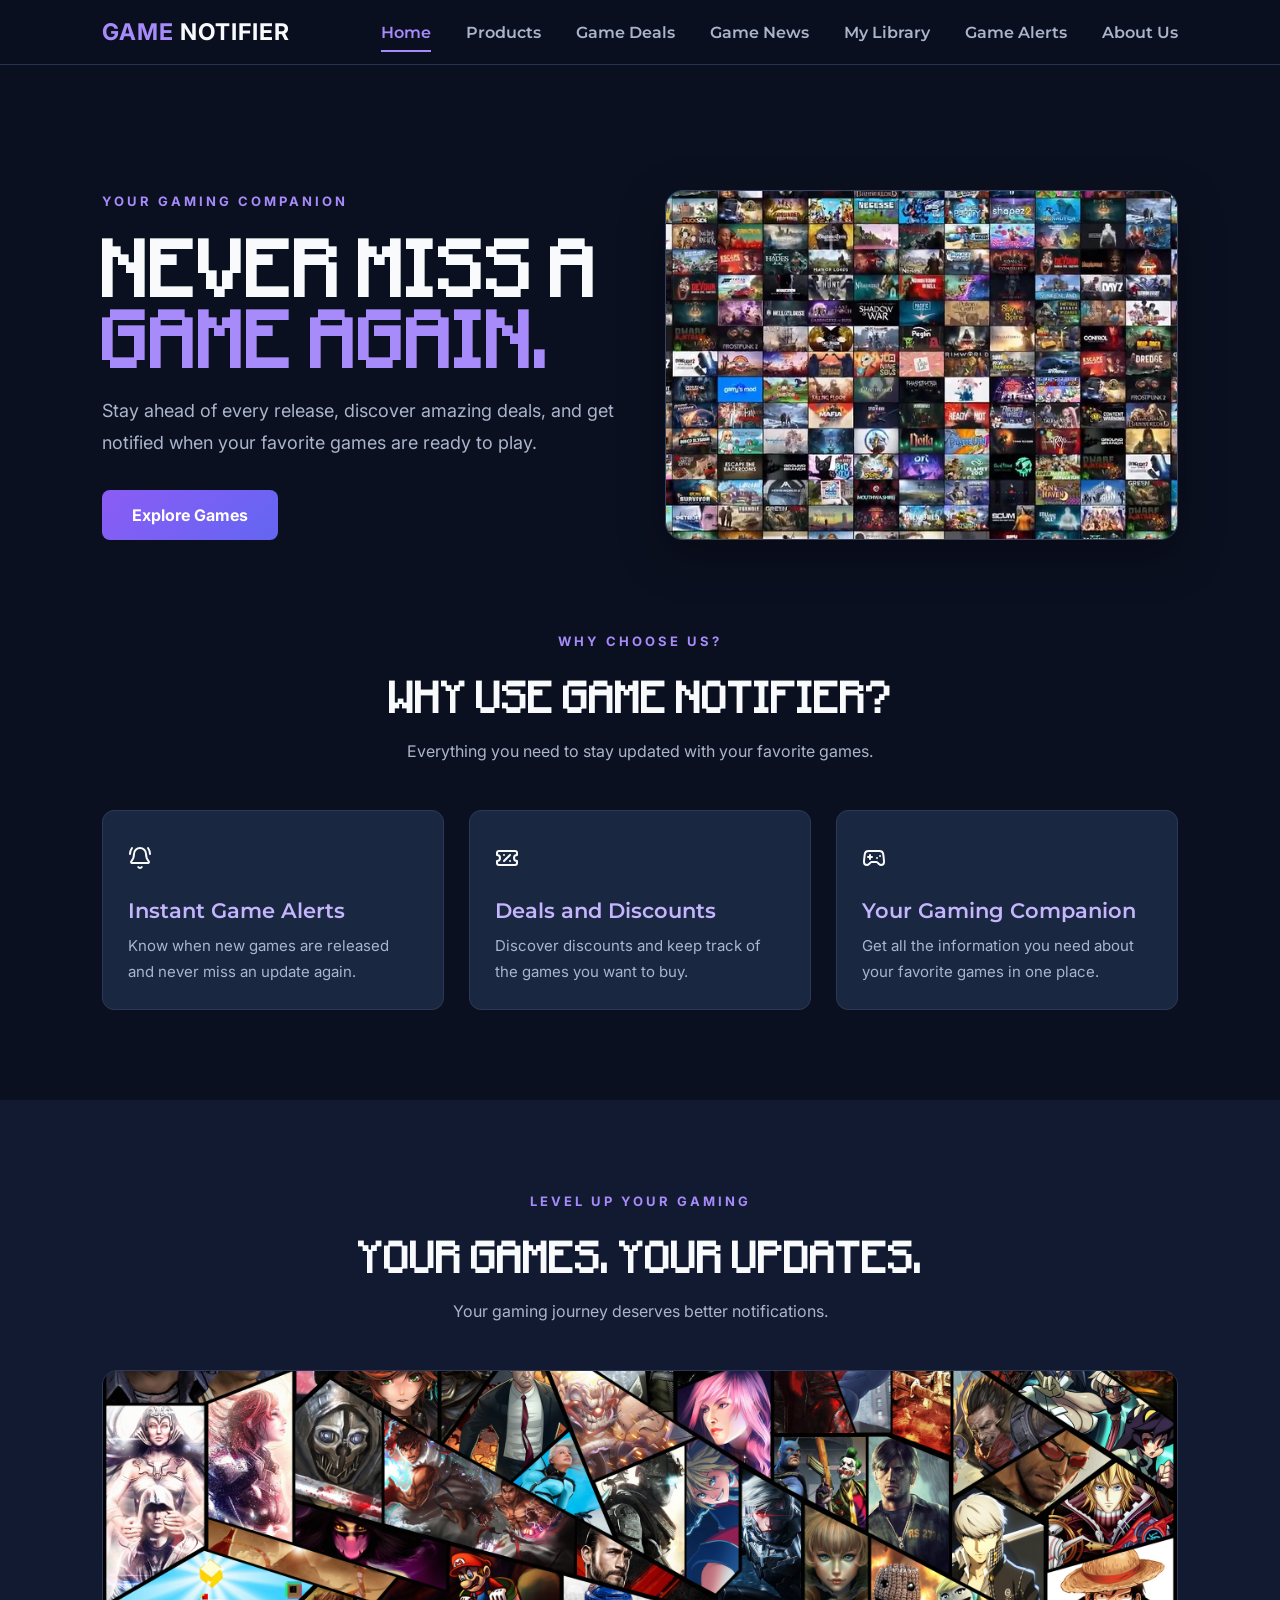
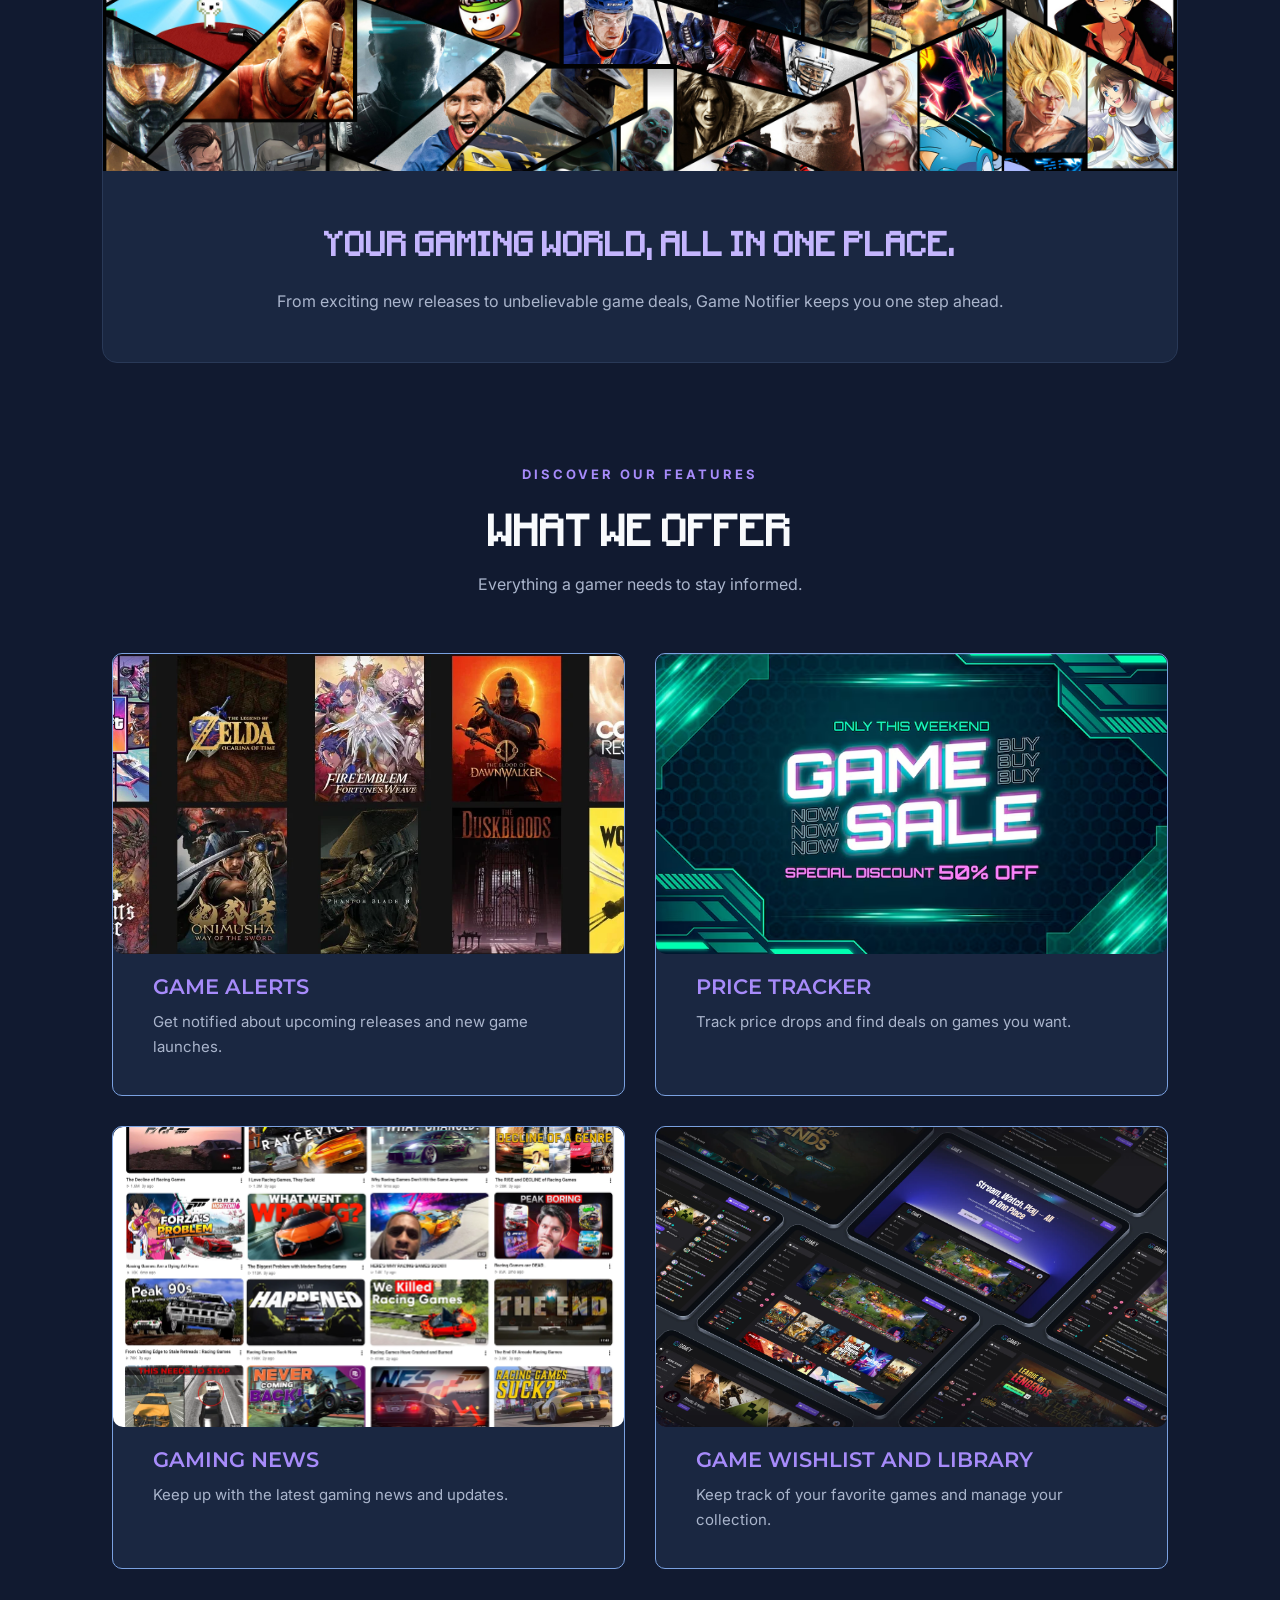
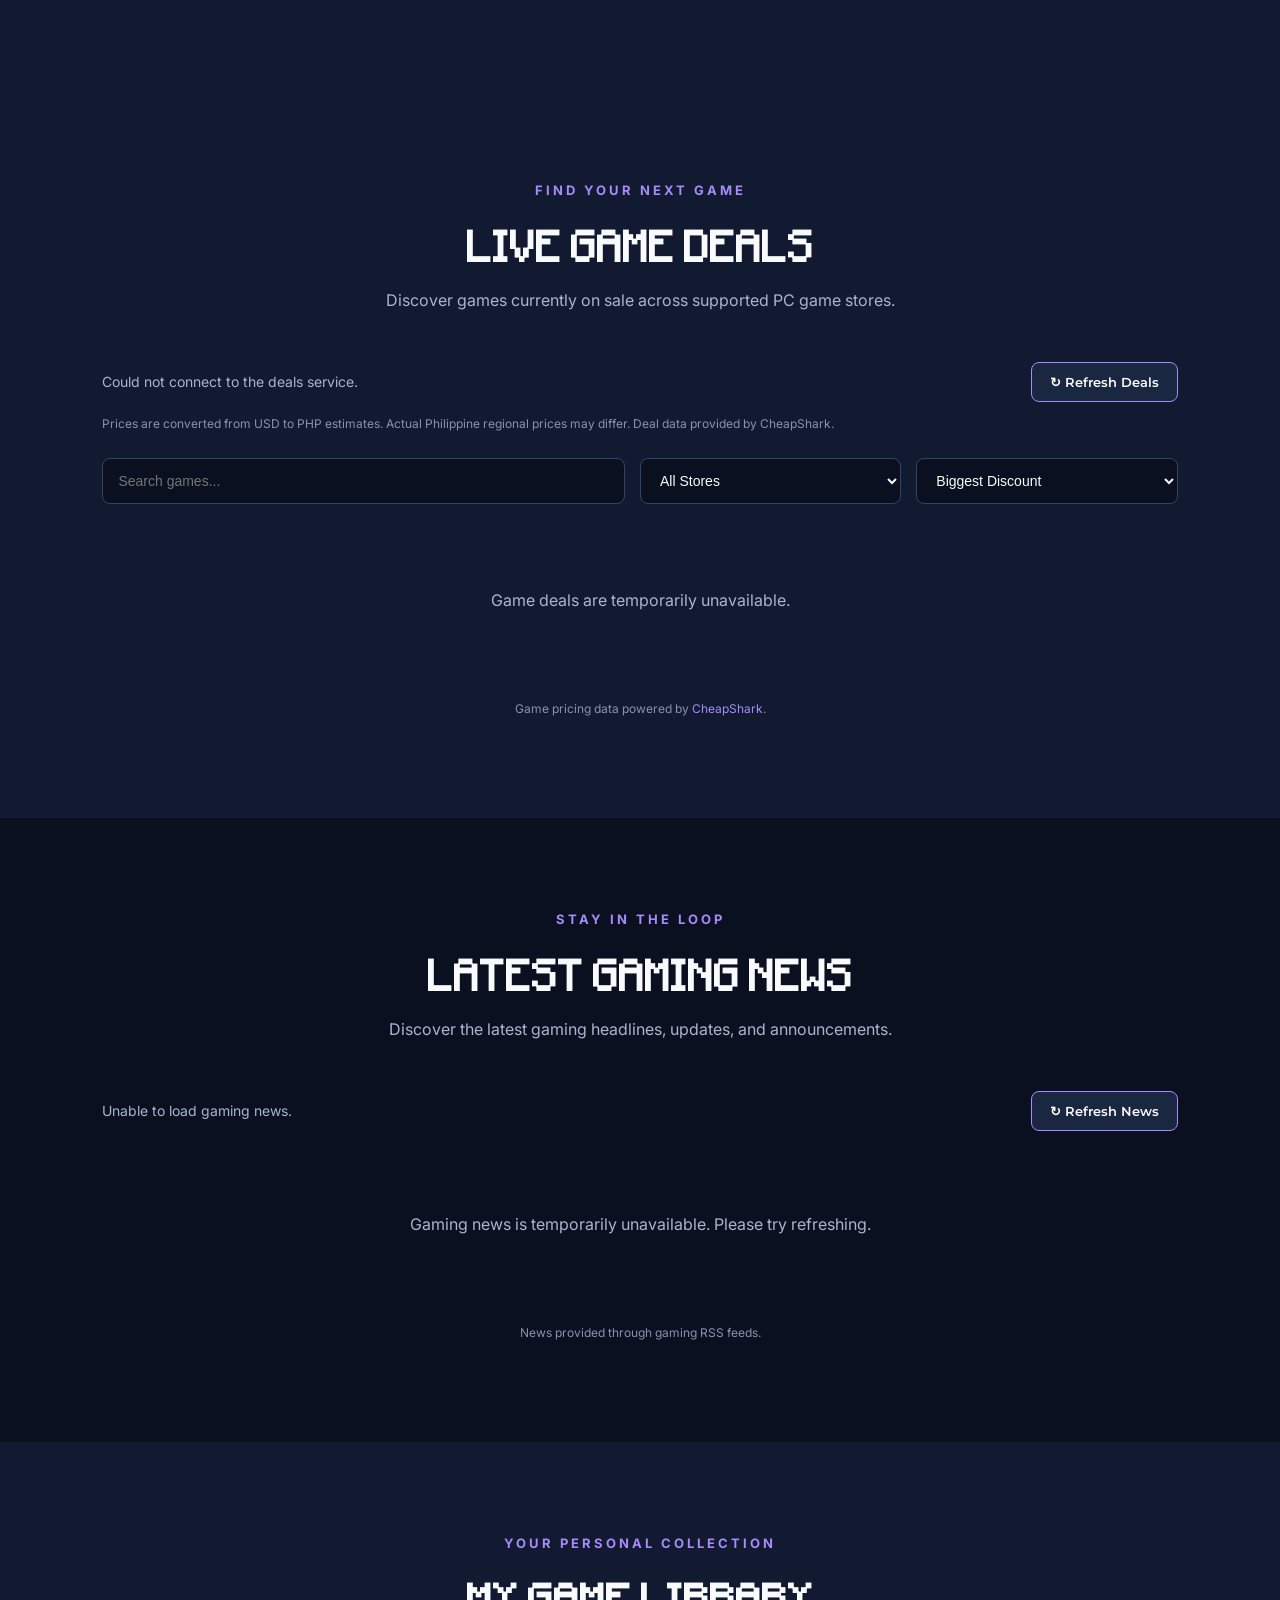
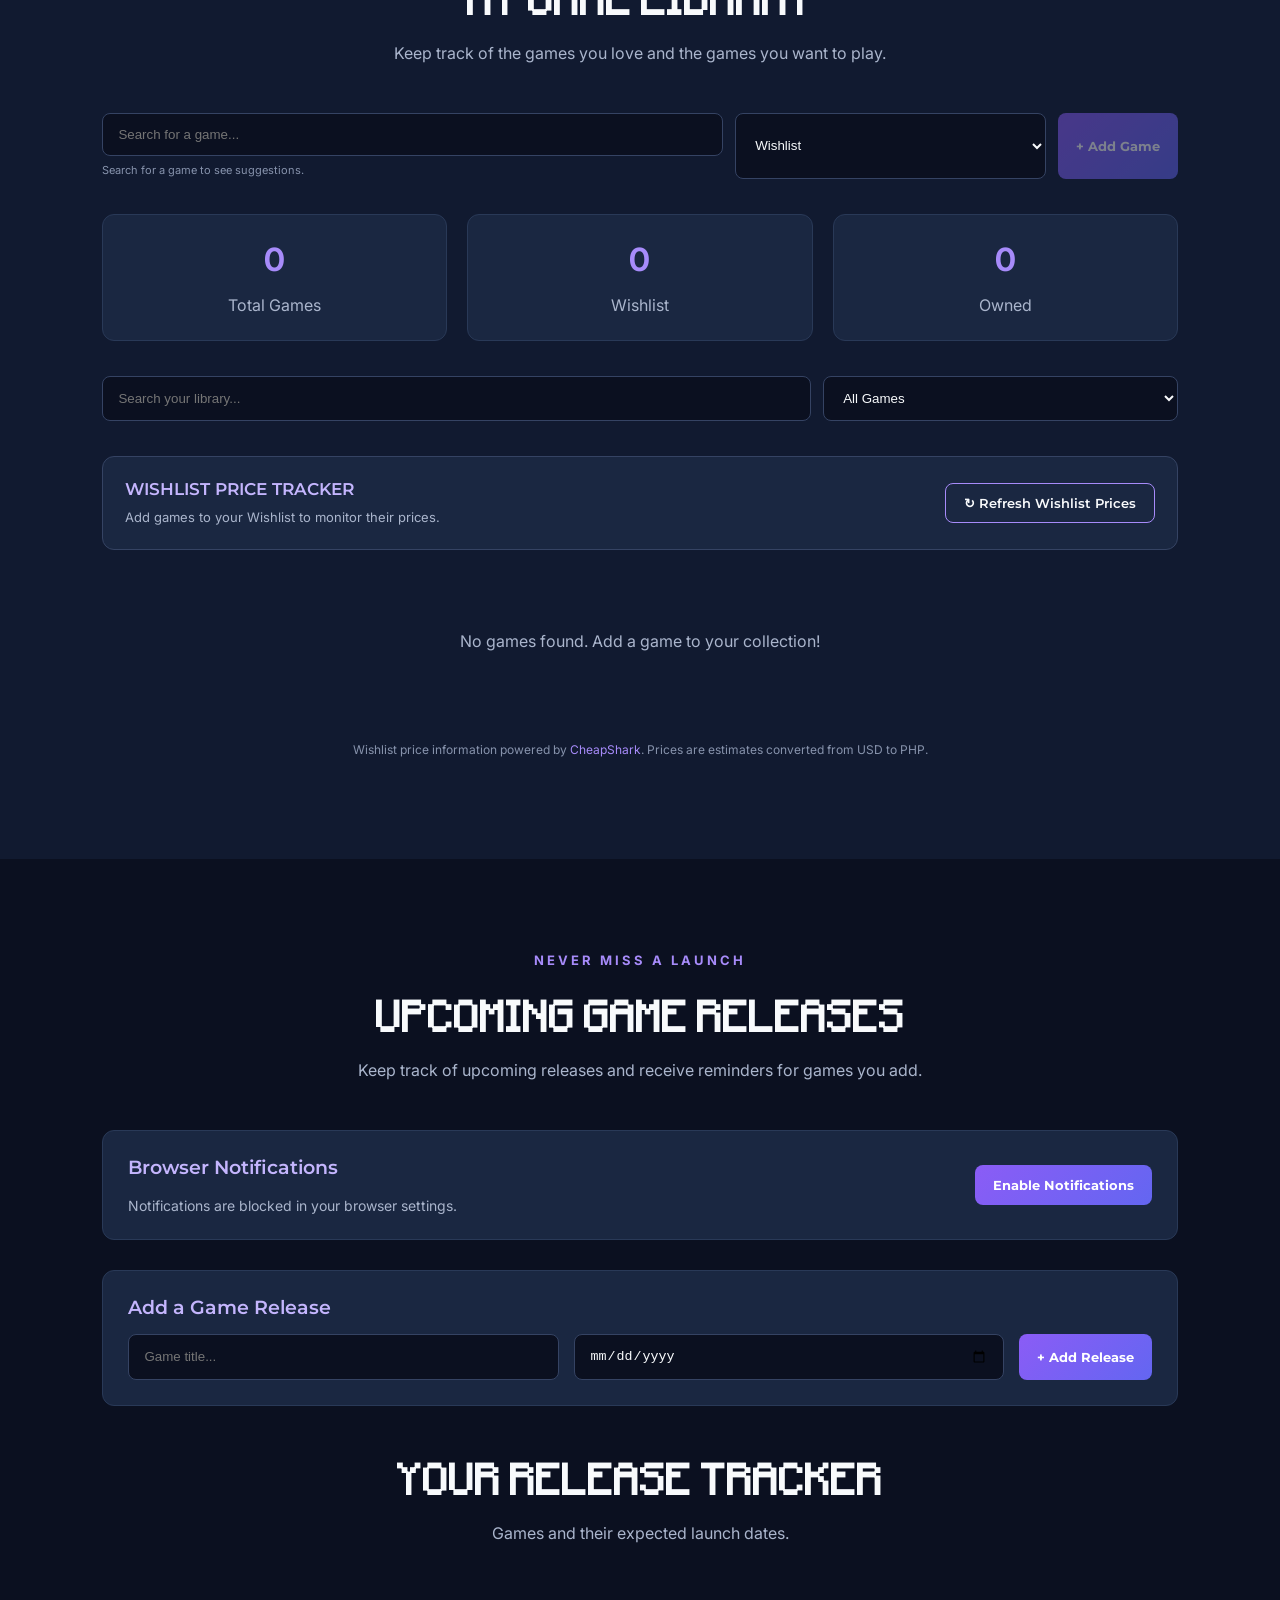
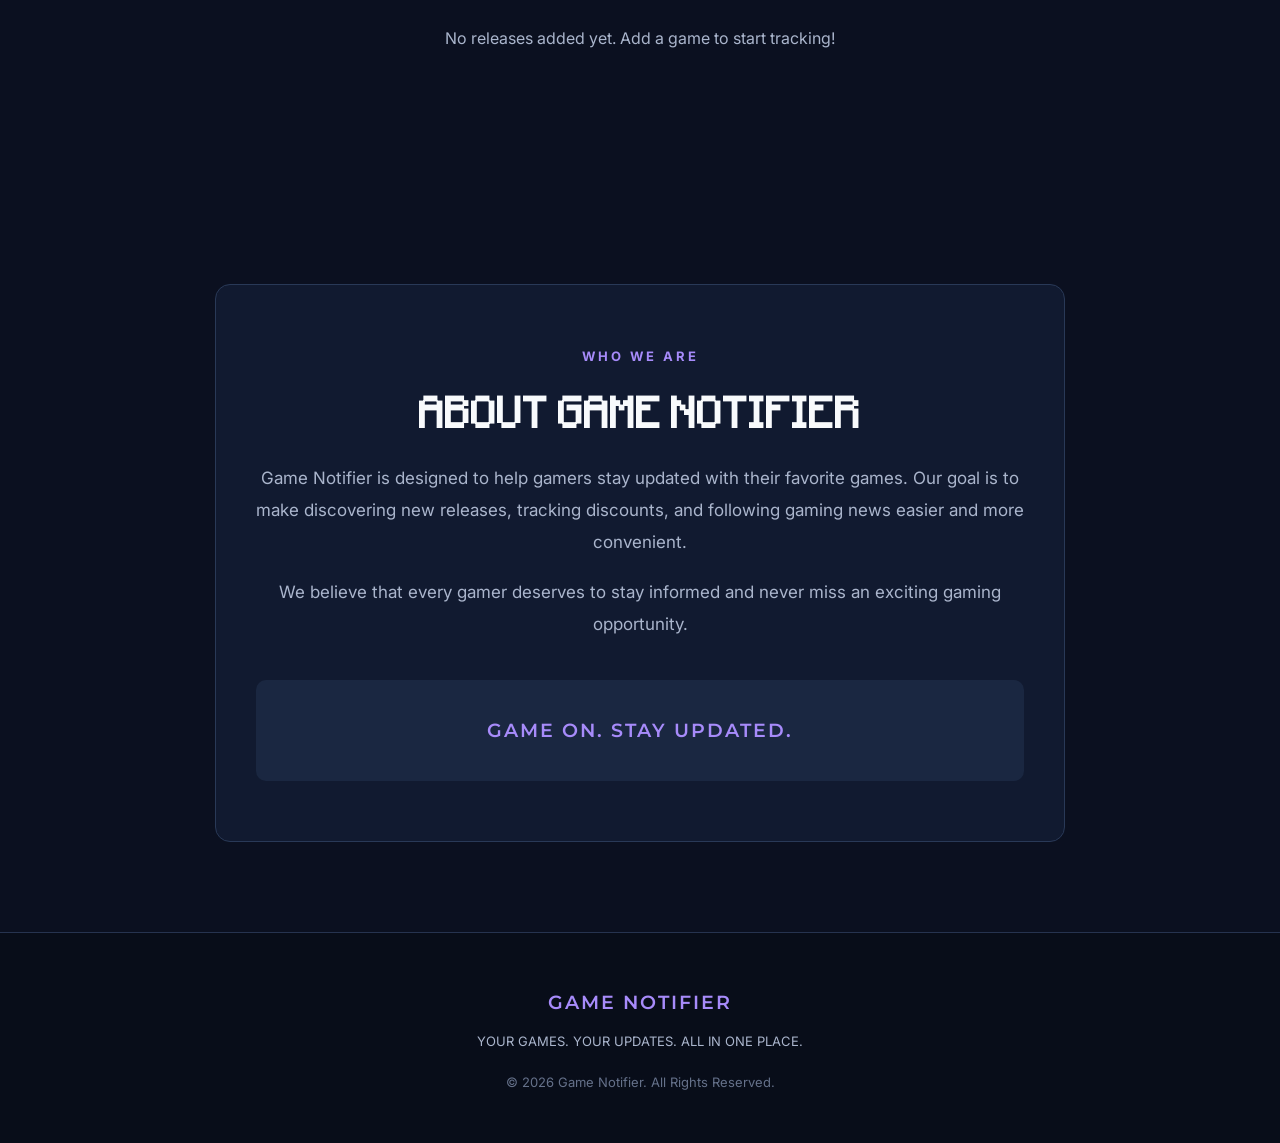
<file: index.html>
<!DOCTYPE html>
<html lang="en">
<head>
    <meta charset="UTF-8">
    <meta name="viewport" content="width=device-width, initial-scale=1.0">
    <title>Game Notifier</title>
    <link rel="stylesheet" href="public/stylesheet.css">
</head>

<body>

    <!-- NAVBAR -->
    <nav class="navbar">
        <a href="#home" class="logo">
            <span>GAME</span> NOTIFIER
        </a>

        <ul>
            <li><a href="#home" class="nav-link active">Home</a></li>
            <li><a href="#products" class="nav-link">Products</a></li>
            <li><a href="#deals" class="nav-link">Game Deals</a></li>
            <li><a href="#news" class="nav-link">Game News</a></li>
            <li><a href="#library" class="nav-link">My Library</a></li>
            <li><a href="#alerts" class="nav-link">Game Alerts</a></li>
            <li><a href="#about" class="nav-link">About Us</a></li>
        </ul>
    </nav>

    <main>

        <!-- HOME -->
        <section id="home" class="page-section home-section">

            <div class="hero">
                <div class="hero-text">
                    <span class="eyebrow">YOUR GAMING COMPANION</span>

                    <h1>
                        NEVER MISS A
                        <span>GAME AGAIN.</span>
                    </h1>

                    <p>
                        Stay ahead of every release, discover amazing deals,
                        and get notified when your favorite games are ready to play.
                    </p>

                    <a href="#products" class="button">Explore Games</a>
                </div>

                <div class="hero-image">
                    <img src="public/img/homeImage.webp" alt="Gaming setup">
                </div>
            </div>

            <div class="section-heading">
                <span class="eyebrow">WHY CHOOSE US?</span>
                <h2>WHY USE GAME NOTIFIER?</h2>
                <p>Everything you need to stay updated with your favorite games.</p>
            </div>

            <div class="features">

                <div class="feature-card">
                    <div class="feature-icon">
                        <svg xmlns="http://www.w3.org/2000/svg" width="24" height="24"
                            viewBox="0 0 24 24" fill="none" stroke="currentColor"
                            stroke-width="2" stroke-linecap="round" stroke-linejoin="round">
                            <path d="M10.268 21a2 2 0 0 0 3.464 0"/>
                            <path d="M22 8c0-2.3-.8-4.3-2-6"/>
                            <path d="M3.262 15.326A1 1 0 0 0 4 17h16a1 1 0 0 0 .74-1.673C19.41 13.956 18 12.499 18 8A6 6 0 0 0 6 8c0 4.499-1.411 5.956-2.738 7.326"/>
                            <path d="M4 2C2.8 3.7 2 5.7 2 8"/>
                        </svg>
                    </div>

                    <h3>Instant Game Alerts</h3>
                    <p>Know when new games are released and never miss an update again.</p>
                </div>

                <div class="feature-card">
                    <div class="feature-icon">
                        <svg xmlns="http://www.w3.org/2000/svg" width="24" height="24"
                            viewBox="0 0 24 24" fill="none" stroke="currentColor"
                            stroke-width="2" stroke-linecap="round" stroke-linejoin="round">
                            <path d="M2 9a3 3 0 1 1 0 6v2a2 2 0 0 0 2 2h16a2 2 0 0 0 2-2v-2a3 3 0 1 1 0-6V7a2 2 0 0 0-2-2H4a2 2 0 0 0-2 2Z"/>
                            <path d="M9 9h.01"/>
                            <path d="m15 9-6 6"/>
                            <path d="M15 15h.01"/>
                        </svg>
                    </div>

                    <h3>Deals and Discounts</h3>
                    <p>Discover discounts and keep track of the games you want to buy.</p>
                </div>

                <div class="feature-card">
                    <div class="feature-icon">
                        <svg xmlns="http://www.w3.org/2000/svg" width="24" height="24"
                            viewBox="0 0 24 24" fill="none" stroke="currentColor"
                            stroke-width="2" stroke-linecap="round" stroke-linejoin="round">
                            <line x1="6" x2="10" y1="11" y2="11"/>
                            <line x1="8" x2="8" y1="9" y2="13"/>
                            <line x1="15" x2="15.01" y1="12" y2="12"/>
                            <line x1="18" x2="18.01" y1="10" y2="10"/>
                            <path d="M17.32 5H6.68a4 4 0 0 0-3.978 3.59c-.006.052-.01.101-.017.152C2.604 9.416 2 14.456 2 16a3 3 0 0 0 3 3c1 0 1.5-.5 2-1l1.414-1.414A2 2 0 0 1 9.828 16h4.344a2 2 0 0 1 1.414.586L17 18c.5.5 1 1 2 1a3 3 0 0 0 3-3c0-1.545-.604-6.584-.685-7.258-.007-.05-.011-.1-.017-.151A4 4 0 0 0 17.32 5z"/>
                        </svg>
                    </div>

                    <h3>Your Gaming Companion</h3>
                    <p>Get all the information you need about your favorite games in one place.</p>
                </div>

            </div>
        </section>


        <!-- PRODUCTS -->
        <section id="products" class="page-section products-section">

            <div class="section-heading">
                <span class="eyebrow">LEVEL UP YOUR GAMING</span>
                <h2>YOUR GAMES. YOUR UPDATES.</h2>
                <p>Your gaming journey deserves better notifications.</p>
            </div>

            <div class="product-showcase">
                <img src="public/img/productMain.jpg" alt="Gaming world">

                <div class="showcase-text">
                    <h2>YOUR GAMING WORLD, ALL IN ONE PLACE.</h2>
                    <p>
                        From exciting new releases to unbelievable game deals,
                        Game Notifier keeps you one step ahead.
                    </p>
                </div>
            </div>

            <div class="section-heading">
                <span class="eyebrow">DISCOVER OUR FEATURES</span>
                <h2>WHAT WE OFFER</h2>
                <p>Everything a gamer needs to stay informed.</p>
            </div>

            <div class="features product">

                <div class="feature-card image-card">
                    <img src="public/img/product1.webp" alt="Game releases">
                    <div class="card-text">
                        <h3>GAME ALERTS</h3>
                        <p>Get notified about upcoming releases and new game launches.</p>
                    </div>
                </div>

                <div class="feature-card image-card">
                    <img src="public/img/product2.avif" alt="Game discounts">
                    <div class="card-text">
                        <h3>PRICE TRACKER</h3>
                        <p>Track price drops and find deals on games you want.</p>
                    </div>
                </div>

                <div class="feature-card image-card">
                    <img src="public/img/product3.webp" alt="Gaming news">
                    <div class="card-text">
                        <h3>GAMING NEWS</h3>
                        <p>Keep up with the latest gaming news and updates.</p>
                    </div>
                </div>

                <div class="feature-card image-card">
                    <img src="public/img/product4.webp" alt="Game library">
                    <div class="card-text">
                        <h3>GAME WISHLIST AND LIBRARY</h3>
                        <p>Keep track of your favorite games and manage your collection.</p>
                    </div>
                </div>

            </div>
        </section>


        <!-- GAME DEALS -->
        <section id="deals" class="page-section deals-section">

            <div class="section-heading">
                <span class="eyebrow">FIND YOUR NEXT GAME</span>
                <h2>LIVE GAME DEALS</h2>
                <p>
                    Discover games currently on sale across supported PC game stores.
                </p>
            </div>

            <div class="deals-info">
                <p id="dealStatus" aria-live="polite">Loading game deals...</p>

                <button id="refreshDeals" class="refresh-button" type="button">
                    ↻ Refresh Deals
                </button>
            </div>

            <p class="deals-disclaimer">
                Prices are converted from USD to PHP estimates. Actual Philippine
                regional prices may differ. Deal data provided by CheapShark.
            </p>

            <div class="deal-controls">
                <input type="search" id="dealSearch"
                    placeholder="Search games..." aria-label="Search games">

                <select id="storeFilter" aria-label="Filter by store">
                    <option value="all">All Stores</option>
                </select>

                <select id="sortDeals" aria-label="Sort game deals">
                    <option value="discount">Biggest Discount</option>
                    <option value="low">Price: Low to High</option>
                    <option value="high">Price: High to Low</option>
                </select>
            </div>

            <div id="dealsGrid" class="deals-grid" aria-live="polite">
                <p class="deals-message">Fetching available deals...</p>
            </div>

            <p class="deals-credit">
                Game pricing data powered by
                <a href="https://www.cheapshark.com/"
                    target="_blank" rel="noopener noreferrer">CheapShark</a>.
            </p>

        </section>


        <!-- GAME NEWS -->
        <section id="news" class="page-section news-section">

            <div class="section-heading">
                <span class="eyebrow">STAY IN THE LOOP</span>
                <h2>LATEST GAMING NEWS</h2>
                <p>Discover the latest gaming headlines, updates, and announcements.</p>
            </div>

            <div class="news-toolbar">
                <p id="newsStatus">Loading gaming news...</p>
                <button id="refreshNews" class="refresh-button" type="button">
                    ↻ Refresh News
                </button>
            </div>

            <div id="newsGrid" class="news-grid">
                <p class="deals-message">Fetching gaming news...</p>
            </div>

            <p class="deals-credit">
                News provided through gaming RSS feeds.
            </p>

        </section>


        <!-- GAME WISHLIST LIBRARY -->
        <section id="library" class="page-section library-section">

            <div class="section-heading">
                <span class="eyebrow">YOUR PERSONAL COLLECTION</span>
                <h2>MY GAME LIBRARY</h2>
                <p>Keep track of the games you love and the games you want to play.</p>
            </div>

            <div class="library-form">

                <div class="game-search-wrapper">
                    <input type="text" id="gameInput"
                        placeholder="Search for a game..."
                        maxlength="80"
                        autocomplete="off"
                        aria-label="Search for a game">

                    <div id="gameSuggestions" class="game-suggestions"></div>

                    <p id="librarySearchStatus" class="library-status">
                        Search for a game to see suggestions.
                    </p>
                </div>

                <select id="gameCategory">
                    <option value="Wishlist">Wishlist</option>
                    <option value="Owned">Owned Games</option>
                    <option value="Currently Playing">Currently Playing</option>
                    <option value="Completed">Completed</option>
                </select>

                <button id="addGame" class="library-button" type="button" disabled>
                    + Add Game
                </button>

            </div>

            <div class="library-summary">
                <div class="summary-card">
                    <span id="totalGames">0</span>
                    <p>Total Games</p>
                </div>

                <div class="summary-card">
                    <span id="wishlistCount">0</span>
                    <p>Wishlist</p>
                </div>

                <div class="summary-card">
                    <span id="ownedCount">0</span>
                    <p>Owned</p>
                </div>
            </div>

            <div class="library-toolbar">
                <input type="search" id="librarySearch"
                    placeholder="Search your library...">

                <select id="libraryFilter">
                    <option value="all">All Games</option>
                    <option value="Wishlist">Wishlist</option>
                    <option value="Owned">Owned</option>
                    <option value="Currently Playing">Currently Playing</option>
                    <option value="Completed">Completed</option>
                </select>
            </div>

            <!-- WISHLIST PRICE TRACKER -->
            <div class="wishlist-price-toolbar">
                <div>
                    <h3>WISHLIST PRICE TRACKER</h3>
                    <p id="wishlistPriceStatus" aria-live="polite">
                        Add games to your Wishlist to monitor their prices.
                    </p>
                </div>

                <button id="refreshWishlistPrices" class="refresh-button" type="button">
                    ↻ Refresh Wishlist Prices
                </button>
            </div>

            <div id="libraryGrid" class="library-grid">
                <p class="deals-message">Your library is empty. Add your first game!</p>
            </div>

            <p class="deals-credit">
                Wishlist price information powered by
                <a href="https://www.cheapshark.com/"
                    target="_blank" rel="noopener noreferrer">CheapShark</a>.
                Prices are estimates converted from USD to PHP.
            </p>

        </section>


        <!-- GAME ALERTS -->
        <section id="alerts" class="page-section alerts-section">

            <div class="section-heading">
                <span class="eyebrow">NEVER MISS A LAUNCH</span>
                <h2>UPCOMING GAME RELEASES</h2>
                <p>Keep track of upcoming releases and receive reminders for games you add.</p>
            </div>

            <div class="notification-settings">
                <div>
                    <h3>Browser Notifications</h3>
                    <p id="notificationStatus">Notifications are not enabled.</p>
                </div>

                <button id="enableNotifications" class="library-button" type="button">
                    Enable Notifications
                </button>
            </div>

            <div class="release-form">
                <h3>Add a Game Release</h3>

                <input type="text" id="releaseName"
                    placeholder="Game title..." maxlength="80">

                <input type="date" id="releaseDate">

                <button id="addRelease" class="library-button" type="button">
                    + Add Release
                </button>
            </div>

            <div class="section-heading release-heading">
                <h2>YOUR RELEASE TRACKER</h2>
                <p>Games and their expected launch dates.</p>
            </div>

            <div id="releaseGrid" class="release-grid">
                <p class="deals-message">No releases added yet.</p>
            </div>

        </section>


        <!-- ABOUT US -->
        <section id="about" class="page-section about-section">

            <div class="about-content">
                <span class="eyebrow">WHO WE ARE</span>
                <h2>ABOUT GAME NOTIFIER</h2>

                <p>
                    Game Notifier is designed to help gamers stay updated
                    with their favorite games. Our goal is to make discovering
                    new releases, tracking discounts, and following gaming
                    news easier and more convenient.
                </p>

                <p>
                    We believe that every gamer deserves to stay informed
                    and never miss an exciting gaming opportunity.
                </p>

                <div class="about-highlight">
                    <h3>GAME ON. STAY UPDATED.</h3>
                </div>
            </div>

        </section>

    </main>

    <!-- FOOTER -->
    <footer class="footer">
        <h3>GAME NOTIFIER</h3>
        <p>YOUR GAMES. YOUR UPDATES. ALL IN ONE PLACE.</p>
        <p class="copyright">© 2026 Game Notifier. All Rights Reserved.</p>
    </footer>

    <script src="public/script.js"></script>

</body>
</html>
</file>
<file: public/stylesheet.css>
@import url('https://fonts.googleapis.com/css2?family=Inter:wght@400;500;600;700&family=Montserrat:wght@500;600;700;800&display=swap');

@font-face {
    font-family: 'Minecraftia';
    src: url('fonts/Minecraftia-Regular.ttf') format('truetype');
    font-weight: normal;
    font-style: normal;
}

/* GENERAL */

h1, h2 {
    font-family: 'Minecraftia', sans-serif;
}

* {
    box-sizing: border-box;
}

html {
    scroll-behavior: smooth;
    scroll-padding-top: 90px;
}

body, p {
    font-family: 'Inter', sans-serif;
}

body {
    background: #0B1020;
    color: #F8FAFC;
    margin: 0;
}

h3, button, .nav-link {
    font-family: 'Montserrat', sans-serif;
    font-weight: 600;
}

/* NAVBAR */
.navbar {
    position: sticky;
    top: 0;
    z-index: 1000;
    display: flex;
    justify-content: space-between;
    align-items: center;
    padding: 18px 8%;
    background: rgba(11, 16, 32, 0.95);
    backdrop-filter: blur(12px);
    border-bottom: 1px solid #26334F;
}

.logo {
    font-size: 23px;
    font-weight: bold;
    color: #F8FAFC;
    text-decoration: none;
    letter-spacing: 1px;
}

.logo span {
    color: #A78BFA;
}

.navbar ul {
    display: flex;
    align-items: center;
    gap: 35px;
    list-style: none;
    margin: 0;
    padding: 0;
}

.navbar a:not(.logo) {
    position: relative;
    color: #AAB5CC;
    text-decoration: none;
    font-size: 16px;
    padding: 10px 0;
    transition: 0.3s;
}

.navbar a:not(.logo):hover {
    color: #FFFFFF;
}

.navbar a.nav-link.active {
    color: #A78BFA;
}

.navbar a.nav-link::after {
    content: "";
    position: absolute;
    bottom: 0;
    left: 0;
    width: 0;
    height: 2px;
    background: #A78BFA;
    transition: width 0.3s ease;
}

.navbar a.nav-link.active::after {
    width: 100%;
}

/* SECTIONS */
.page-section {
    padding: 90px 8%;
    scroll-margin-top: 75px;
}

.home-section,
.news-section,
.alerts-section {
    background: #0B1020;
}

.products-section,
.deals-section,
.library-section {
    background: #111A30;
}

.about-section {
    background: #0B1020;
}

/* HERO */
.hero {
    display: flex;
    align-items: center;
    justify-content: space-between;
    gap: 50px;
    min-height: 450px;
    padding: 35px 0 90px;
}

.hero-text,
.hero-image {
    flex: 1;
}

.eyebrow {
    display: inline-block;
    color: #A78BFA;
    font-size: 13px;
    font-weight: bold;
    letter-spacing: 3px;
    margin-bottom: 15px;
}

.hero h1 {
    font-size: clamp(38px, 5vw, 65px);
    line-height: 1.1;
    margin: 10px 0 20px;
    color: #F8FAFC;
}

.hero h1 span {
    display: block;
    color: #A78BFA;
}

.hero p {
    color: #AAB5CC;
    font-size: 18px;
    line-height: 1.8;
    max-width: 550px;
    margin-bottom: 30px;
}

.hero-image img {
    display: block;
    width: 100%;
    height: 350px;
    object-fit: cover;
    border-radius: 18px;
    border: 1px solid #354363;
    box-shadow: 0 15px 45px rgba(0, 0, 0, 0.35);
}

/* BUTTON */
.button {
    display: inline-block;
    padding: 15px 30px;
    background: linear-gradient(135deg, #8B5CF6, #6366F1);
    color: white;
    text-decoration: none;
    font-weight: bold;
    border-radius: 8px;
    transition: 0.3s;
}

.button:hover {
    transform: translateY(-3px);
    box-shadow: 0 8px 25px rgba(139, 92, 246, 0.3);
}

/* SECTION HEADINGS */
.section-heading {
    text-align: center;
    max-width: 700px;
    margin: 0 auto 45px;
}

.section-heading h2 {
    color: #F8FAFC;
    font-size: 35px;
    margin: 10px 0;
}

.section-heading p {
    color: #AAB5CC;
    font-size: 16px;
    line-height: 1.7;
}

/* FEATURE CARDS */
.features {
    display: grid;
    grid-template-columns: repeat(3, 1fr);
    gap: 25px;
}

.feature-card {
    background: #1A2741;
    border: 1px solid #293957;
    border-radius: 12px;
    overflow: hidden;
    transition: 0.3s;
}

.feature-card:hover {
    transform: translateY(-7px);
    border-color: #A78BFA;
    box-shadow: 0 12px 30px rgba(0, 0, 0, 0.2);
}

.feature-icon {
    font-size: 35px;
    padding: 25px 25px 0;
}

.feature-card h3 {
    color: #C4B5FD;
    font-size: 21px;
    margin: 20px 25px 10px;
}

.feature-card p {
    color: #AAB5CC;
    font-size: 15px;
    line-height: 1.7;
    margin: 0 25px 25px;
}

/* PRODUCT SHOWCASE */
.product-showcase {
    max-width: 1100px;
    margin: 0 auto 100px;
    background: #1A2741;
    border: 1px solid #293957;
    border-radius: 15px;
    overflow: hidden;
}

.product-showcase img {
    display: block;
    width: 100%;
    height: 400px;
    object-fit: cover;
}

.showcase-text {
    padding: 30px;
    text-align: center;
}

.showcase-text h2 {
    color: #C4B5FD;
    font-size: 28px;
}

.showcase-text p {
    color: #AAB5CC;
    font-size: 16px;
    line-height: 1.8;
}

/* IMAGE CARDS */
.features.product {
    display: grid;
    grid-template-columns: repeat(2, minmax(0, 1fr));
    justify-content: center;
    gap: 30px;
    width: 100%;
    max-width: 1100px;
    margin: 20px auto;
    padding: 10px;
}

.image-card {
    display: flex;
    flex-direction: column;
    width: 100%;
    margin: 0;
    border-radius: 10px;
    border: 1px solid #7aa1e0;
    overflow: hidden;
}

.image-card img {
    display: block;
    width: 100%;
    height: 300px;
    border-radius: 10px;
    object-fit: cover;
}

.card-text {
    padding: 0 15px 10px;
}

.image-card h3 {
    color: #A78BFA;
}

/* ABOUT SECTION */
.about-content {
    max-width: 850px;
    margin: auto;
    text-align: center;
    background: #111A30;
    border: 1px solid #293957;
    border-radius: 15px;
    padding: 60px 40px;
}

.about-content h2 {
    font-size: 35px;
    margin: 10px 0 25px;
}

.about-content p {
    color: #AAB5CC;
    font-size: 17px;
    line-height: 1.9;
}

.about-highlight {
    margin-top: 40px;
    padding: 20px;
    background: #1A2741;
    border-radius: 10px;
}

.about-highlight h3 {
    color: #A78BFA;
    letter-spacing: 2px;
}

/* ==========================================
   GAME DEALS
========================================== */

.deals-section {
    background: #111A30;
}

.deals-info {
    display: flex;
    justify-content: space-between;
    align-items: center;
    gap: 15px;
    max-width: 1100px;
    margin: 0 auto 10px;
}

.deals-info p {
    color: #AAB5CC;
    font-size: 14px;
}

.refresh-button {
    padding: 11px 18px;
    background: #1A2741;
    border: 1px solid #A78BFA;
    border-radius: 8px;
    color: #F8FAFC;
    font-weight: 600;
    cursor: pointer;
    transition: 0.3s;
}

.refresh-button:hover {
    background: #A78BFA;
    color: #0B1020;
}

.refresh-button:disabled {
    opacity: 0.5;
    cursor: not-allowed;
}

.deals-disclaimer {
    max-width: 1100px;
    margin: 0 auto 25px;
    color: #8793AC;
    font-size: 12px;
    line-height: 1.6;
}

.deal-controls {
    display: grid;
    grid-template-columns: 2fr 1fr 1fr;
    gap: 15px;
    max-width: 1100px;
    margin: 0 auto 30px;
}

.deal-controls input,
.deal-controls select {
    width: 100%;
    padding: 13px 15px;
    background: #0B1020;
    border: 1px solid #354363;
    border-radius: 8px;
    color: #F8FAFC;
    font-size: 14px;
    outline: none;
}

.deal-controls input:focus,
.deal-controls select:focus {
    border-color: #A78BFA;
}

.deals-grid {
    display: grid;
    grid-template-columns: repeat(3, minmax(0, 1fr));
    gap: 25px;
    max-width: 1100px;
    margin: auto;
}

.deal-card {
    overflow: hidden;
    background: #1A2741;
    border: 1px solid #293957;
    border-radius: 12px;
    transition: 0.3s;
}

.deal-card:hover {
    transform: translateY(-6px);
    border-color: #A78BFA;
    box-shadow: 0 12px 30px rgba(0, 0, 0, 0.2);
}

.deal-image {
    position: relative;
    height: 170px;
    background: #0B1020;
}

.deal-image img {
    display: block;
    width: 100%;
    height: 100%;
    object-fit: cover;
}

.discount-badge {
    position: absolute;
    top: 12px;
    right: 12px;
    padding: 7px 11px;
    background: #A78BFA;
    border-radius: 6px;
    color: #0B1020;
    font-size: 13px;
    font-weight: bold;
}

.deal-content {
    padding: 20px;
}

.deal-store {
    color: #A78BFA;
    font-size: 12px;
    font-weight: bold;
    text-transform: uppercase;
    letter-spacing: 1px;
}

.deal-content h3 {
    min-height: 48px;
    margin: 10px 0;
    color: #F8FAFC;
    font-size: 17px;
    line-height: 1.5;
}

.deal-prices {
    display: flex;
    align-items: center;
    flex-wrap: wrap;
    gap: 10px;
    margin-top: 15px;
}

.old-price {
    color: #8793AC;
    font-size: 13px;
    text-decoration: line-through;
}

.new-price {
    color: #A78BFA;
    font-size: 21px;
    font-weight: bold;
}

.deal-note {
    margin: 5px 0 18px;
    color: #8793AC;
    font-size: 11px;
}

.deal-button {
    display: block;
    width: 100%;
    padding: 12px;
    background: linear-gradient(135deg, #8B5CF6, #6366F1);
    border-radius: 7px;
    color: white;
    text-align: center;
    text-decoration: none;
    font-weight: bold;
    transition: 0.3s;
}

.deal-button:hover {
    transform: translateY(-2px);
    box-shadow: 0 6px 18px rgba(139, 92, 246, 0.3);
}

.deals-message {
    grid-column: 1 / -1;
    padding: 40px 20px;
    color: #AAB5CC;
    text-align: center;
}

.deals-credit {
    margin-top: 35px;
    color: #8793AC;
    font-size: 12px;
    text-align: center;
}

.deals-credit a {
    color: #A78BFA;
    text-decoration: none;
}

.deals-credit a:hover {
    text-decoration: underline;
}

/* ==========================================
   GAME NEWS
========================================== */

.news-section {
    background: #0B1020;
}

.news-toolbar {
    max-width: 1100px;
    margin: 0 auto 25px;
    display: flex;
    justify-content: space-between;
    align-items: center;
    gap: 15px;
}

.news-toolbar p {
    color: #AAB5CC;
    font-size: 14px;
}

.news-grid {
    max-width: 1100px;
    margin: auto;
    display: grid;
    grid-template-columns: repeat(3, minmax(0, 1fr));
    gap: 25px;
}

.news-card {
    overflow: hidden;
    background: #1A2741;
    border: 1px solid #293957;
    border-radius: 12px;
    transition: 0.3s;
}

.news-card:hover {
    transform: translateY(-6px);
    border-color: #A78BFA;
}

.news-card img {
    width: 100%;
    height: 190px;
    object-fit: cover;
    display: block;
    background: #0B1020;
}

.news-content {
    padding: 20px;
}

.news-content h3 {
    color: #C4B5FD;
    font-size: 18px;
    line-height: 1.5;
}

.news-content p {
    color: #AAB5CC;
    font-size: 14px;
    line-height: 1.7;
}

.news-date {
    color: #8793AC;
    font-size: 12px;
}

.news-link {
    display: inline-block;
    margin-top: 10px;
    color: #A78BFA;
    font-weight: bold;
    text-decoration: none;
}

.news-link:hover {
    color: white;
}

/* ==========================================
   GAME LIBRARY
========================================== */

.library-section {
    background: #111A30;
}

.library-form,
.library-toolbar {
    max-width: 1100px;
    margin: 0 auto 25px;
    display: grid;
    grid-template-columns: 2fr 1fr auto;
    gap: 12px;
}

.library-form input,
.library-form select,
.library-toolbar input,
.library-toolbar select,
.release-form input {
    width: 100%;
    padding: 13px 15px;
    background: #0B1020;
    border: 1px solid #354363;
    border-radius: 8px;
    color: #F8FAFC;
    outline: none;
}

.library-form input:focus,
.library-form select:focus,
.library-toolbar input:focus,
.library-toolbar select:focus,
.release-form input:focus {
    border-color: #A78BFA;
}

.library-button {
    padding: 12px 18px;
    background: linear-gradient(135deg, #8B5CF6, #6366F1);
    border: none;
    border-radius: 8px;
    color: white;
    font-weight: bold;
    cursor: pointer;
    transition: 0.3s;
}

.library-button:hover:not(:disabled) {
    transform: translateY(-2px);
    box-shadow: 0 6px 18px rgba(139, 92, 246, 0.3);
}

.library-button:disabled {
    opacity: 0.45;
    cursor: not-allowed;
}

.library-summary {
    max-width: 1100px;
    margin: 35px auto;
    display: grid;
    grid-template-columns: repeat(3, 1fr);
    gap: 20px;
}

.summary-card {
    padding: 25px;
    text-align: center;
    background: #1A2741;
    border: 1px solid #293957;
    border-radius: 12px;
}

.summary-card span {
    color: #A78BFA;
    font-size: 32px;
    font-weight: bold;
}

.summary-card p {
    color: #AAB5CC;
    margin-bottom: 0;
}

.library-toolbar {
    grid-template-columns: 2fr 1fr;
}

.library-grid {
    max-width: 1100px;
    margin: auto;
    display: grid;
    grid-template-columns: repeat(3, minmax(0, 1fr));
    gap: 20px;
}

.library-card {
    padding: 22px;
    background: #1A2741;
    border: 1px solid #293957;
    border-radius: 12px;
}

.library-card h3 {
    color: #C4B5FD;
    margin-top: 0;
}

.library-card p {
    color: #AAB5CC;
    font-size: 14px;
}

.library-card select {
    width: 100%;
    padding: 10px;
    margin: 10px 0;
    background: #0B1020;
    border: 1px solid #354363;
    border-radius: 7px;
    color: white;
}

.remove-game {
    width: 100%;
    padding: 10px;
    background: #42212D;
    border: 1px solid #7F3049;
    border-radius: 7px;
    color: #FCA5A5;
    cursor: pointer;
}

.remove-game:hover {
    background: #7F3049;
    color: white;
}

/* GAME SEARCH AUTOCOMPLETE */
.game-search-wrapper {
    position: relative;
    width: 100%;
}

.game-search-wrapper input {
    width: 100%;
}

.game-suggestions {
    display: none;
    position: absolute;
    top: calc(100% + 5px);
    left: 0;
    width: 100%;
    max-height: 320px;
    overflow-y: auto;
    z-index: 100;
    background: #1A2741;
    border: 1px solid #354363;
    border-radius: 8px;
    box-shadow: 0 10px 25px rgba(0, 0, 0, 0.35);
}

.game-suggestions.show {
    display: block;
}

.game-suggestion {
    display: flex;
    align-items: center;
    gap: 12px;
    width: 100%;
    padding: 10px;
    background: transparent;
    border: none;
    border-bottom: 1px solid #293957;
    color: #F8FAFC;
    text-align: left;
    cursor: pointer;
}

.game-suggestion:last-child {
    border-bottom: none;
}

.game-suggestion:hover {
    background: #293957;
}

.game-suggestion img {
    width: 75px;
    height: 45px;
    object-fit: cover;
    border-radius: 5px;
    background: #0B1020;
}

.game-suggestion span {
    font-size: 14px;
    font-weight: 600;
}

.game-suggestion small {
    display: block;
    margin-top: 4px;
    color: #8793AC;
    font-size: 11px;
    font-weight: normal;
}

.library-status {
    min-height: 16px;
    margin: 7px 0 0;
    color: #8793AC;
    font-size: 11px;
}

.library-card-image {
    width: 100%;
    height: 140px;
    margin-bottom: 15px;
    object-fit: cover;
    border-radius: 7px;
    background: #0B1020;
}

/* ==========================================
   WISHLIST PRICE TRACKER
========================================== */

.wishlist-price-toolbar {
    max-width: 1100px;
    margin: 35px auto 25px;
    padding: 22px;
    display: flex;
    justify-content: space-between;
    align-items: center;
    gap: 20px;
    background: #1A2741;
    border: 1px solid #354363;
    border-radius: 12px;
}

.wishlist-price-toolbar h3 {
    color: #C4B5FD;
    margin: 0 0 8px;
    font-size: 17px;
}

.wishlist-price-toolbar p {
    color: #AAB5CC;
    font-size: 13px;
    margin: 0;
    line-height: 1.6;
}

.wishlist-price {
    margin: 15px 0;
    padding: 15px;
    background: #0B1020;
    border: 1px solid #354363;
    border-radius: 8px;
}

.wishlist-price-current {
    display: block;
    color: #A78BFA;
    font-size: 21px;
    font-weight: bold;
    margin-bottom: 6px;
}

.wishlist-price-old {
    color: #8793AC;
    font-size: 12px;
    text-decoration: line-through;
    margin-right: 7px;
}

.wishlist-price-discount {
    color: #86EFAC;
    font-size: 12px;
    font-weight: bold;
}

.wishlist-price-store {
    display: block;
    margin-top: 9px;
    color: #AAB5CC;
    font-size: 12px;
}

.wishlist-price-updated {
    display: block;
    margin-top: 6px;
    color: #65718A;
    font-size: 10px;
}

.wishlist-sale-badge {
    display: inline-block;
    padding: 5px 8px;
    margin-bottom: 10px;
    background: #14532D;
    border: 1px solid #22C55E;
    border-radius: 5px;
    color: #86EFAC;
    font-size: 10px;
    font-weight: bold;
    letter-spacing: 1px;
}

.wishlist-no-sale {
    color: #AAB5CC;
    font-size: 12px;
}

.wishlist-price-error {
    color: #FCA5A5;
    font-size: 12px;
}

/* ==========================================
   GAME ALERTS
========================================== */

.alerts-section {
    background: #0B1020;
}

.notification-settings {
    max-width: 1100px;
    margin: 0 auto 30px;
    padding: 25px;
    display: flex;
    justify-content: space-between;
    align-items: center;
    gap: 20px;
    background: #1A2741;
    border: 1px solid #293957;
    border-radius: 12px;
}

.notification-settings h3 {
    color: #C4B5FD;
    margin-top: 0;
}

.notification-settings p {
    color: #AAB5CC;
    font-size: 14px;
    margin-bottom: 0;
}

.release-form {
    max-width: 1100px;
    margin: 0 auto 50px;
    padding: 25px;
    display: grid;
    grid-template-columns: 1fr 1fr auto;
    gap: 15px;
    background: #1A2741;
    border: 1px solid #293957;
    border-radius: 12px;
}

.release-form h3 {
    grid-column: 1 / -1;
    color: #C4B5FD;
    margin: 0;
}

.release-heading {
    margin-bottom: 25px;
}

.release-grid {
    max-width: 1100px;
    margin: auto;
    display: grid;
    grid-template-columns: repeat(3, minmax(0, 1fr));
    gap: 20px;
}

.release-card {
    padding: 25px;
    background: #1A2741;
    border: 1px solid #293957;
    border-radius: 12px;
}

.release-card h3 {
    color: #C4B5FD;
}

.release-card p {
    color: #AAB5CC;
    font-size: 14px;
}

.release-date-label {
    color: #A78BFA;
    font-weight: bold;
}

.release-card button {
    width: 100%;
    margin-top: 10px;
    padding: 10px;
    background: #42212D;
    border: 1px solid #7F3049;
    border-radius: 7px;
    color: #FCA5A5;
    cursor: pointer;
}

/* FOOTER */
.footer {
    background: #080D19;
    border-top: 1px solid #26334F;
    text-align: center;
    padding: 40px 20px;
}

.footer h3 {
    color: #A78BFA;
    letter-spacing: 2px;
}

.footer p {
    color: #AAB5CC;
    font-size: 13px;
}

.footer .copyright {
    margin-top: 25px;
    color: #65718A;
}

/* ==========================================
   RESPONSIVE DESIGN
========================================== */

@media (max-width: 900px) {
    .navbar {
        padding: 18px 5%;
    }

    .hero {
        flex-direction: column;
        text-align: center;
    }

    .hero p {
        margin-left: auto;
        margin-right: auto;
    }

    .hero-image {
        width: 100%;
    }

    .features {
        grid-template-columns: repeat(2, 1fr);
    }

    .deals-grid,
    .news-grid,
    .library-grid,
    .release-grid {
        grid-template-columns: repeat(2, minmax(0, 1fr));
    }

    .deal-controls {
        grid-template-columns: 1fr 1fr;
    }

    .deal-controls input {
        grid-column: 1 / -1;
    }

    .features.product {
        grid-template-columns: repeat(2, minmax(0, 1fr));
    }
}

@media (max-width: 600px) {
    .navbar {
        flex-direction: column;
        gap: 20px;
        padding: 15px;
    }

    .navbar ul {
        gap: 20px;
        flex-wrap: wrap;
        justify-content: center;
    }

    .navbar a:not(.logo) {
        font-size: 14px;
    }

    .page-section {
        padding: 65px 6%;
    }

    .hero h1 {
        font-size: 40px;
    }

    .hero-image img {
        height: 230px;
    }

    .features,
    .deals-grid,
    .news-grid,
    .library-grid,
    .release-grid {
        grid-template-columns: 1fr;
    }

    .section-heading h2 {
        font-size: 27px;
    }

    .product-showcase img {
        height: 230px;
    }

    .about-content {
        padding: 35px 20px;
    }

    .about-content h2 {
        font-size: 27px;
    }

    .deal-controls,
    .library-form,
    .library-toolbar,
    .release-form {
        grid-template-columns: 1fr;
    }

    .deal-controls input,
    .release-form h3 {
        grid-column: auto;
    }

    .deals-info,
    .news-toolbar {
        flex-direction: column;
        align-items: flex-start;
    }

    .deal-image {
        height: 200px;
    }

    .features.product {
        grid-template-columns: 1fr;
    }

    .library-summary {
        gap: 10px;
    }

    .summary-card {
        padding: 15px 8px;
    }

    .summary-card span {
        font-size: 25px;
    }

    .summary-card p {
        font-size: 12px;
    }

    .notification-settings {
        flex-direction: column;
        align-items: flex-start;
    }

    .wishlist-price-toolbar {
        flex-direction: column;
        align-items: flex-start;
    }

    .wishlist-price-toolbar button {
        width: 100%;
    }
}
</file>
